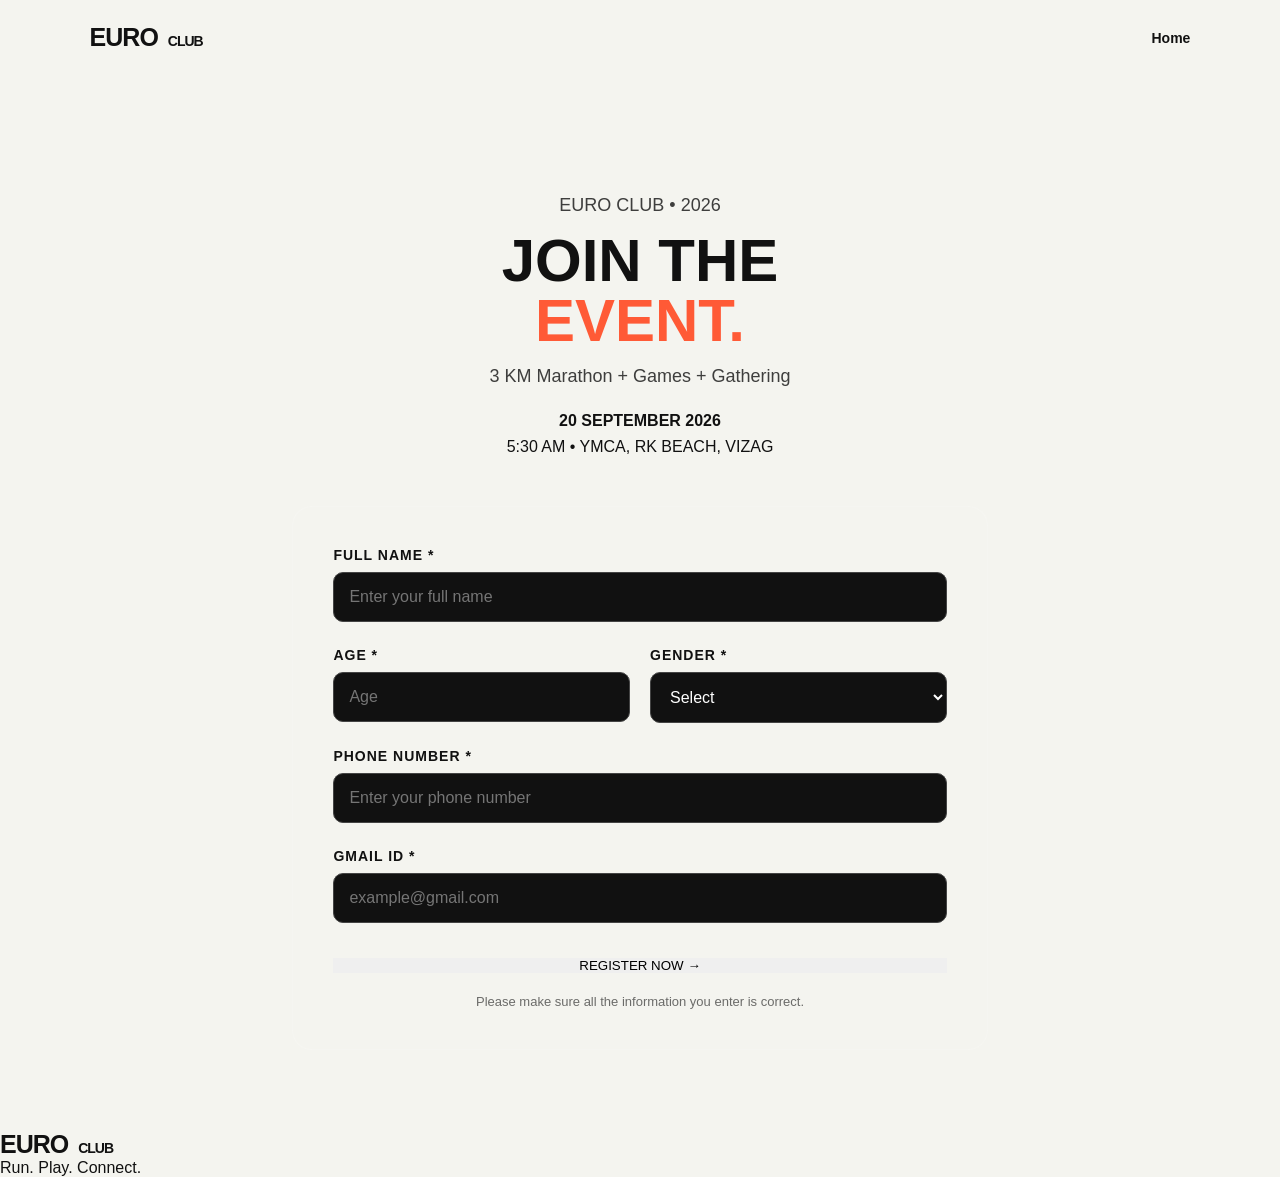
<file: register.html>
<!DOCTYPE html>
<html lang="en">

<head>
    <meta charset="UTF-8">
    <meta name="viewport" content="width=device-width, initial-scale=1.0">

    <title>Register | EURO CLUB</title>

    <link rel="stylesheet" href="style.css">
</head>

<body>

    <header class="navbar">

        <div class="logo">
            EURO <span>CLUB</span>
        </div>

        <nav>
            <a href="index.html">Home</a>
        </nav>

    </header>


    <main class="registration-page">

        <div class="registration-header">

            <p class="section-label">
                EURO CLUB • 2026
            </p>

            <h1>
                JOIN THE<br>
                <span>EVENT.</span>
            </h1>

            <p>
                3 KM Marathon + Games + Gathering
            </p>

            <div class="registration-event-info">

                <strong>20 SEPTEMBER 2026</strong>

                <span>5:30 AM • YMCA, RK BEACH, VIZAG</span>

            </div>

        </div>


        <form class="registration-form" 
        action="https://formspree.io/f/mwlkdagb"
        method="POST">
            <!-- NAME -->

            <div class="form-group">

                <label for="name">
                    FULL NAME *
                </label>

                <input
                    type="text"
                    id="name"
                    name="name"
                    placeholder="Enter your full name"
                    required>

            </div>


            <!-- AGE + GENDER -->

            <div class="form-row">

                <div class="form-group">

                    <label for="age">
                        AGE *
                    </label>

                    <input
                        type="number"
                        id="age"
                        name="age"
                        placeholder="Age"
                        min="1"
                        max="100"
                        required>

                </div>


                <div class="form-group">

                    <label for="gender">
                        GENDER *
                    </label>

                    <select
                        id="gender"
                        name="gender"
                        required>

                        <option value="">
                            Select
                        </option>

                        <option value="Male">
                            Male
                        </option>

                        <option value="Female">
                            Female
                        </option>

                        <option value="Other">
                            Other
                        </option>

                    </select>

                </div>

            </div>


            <!-- PHONE -->

            <div class="form-group">

                <label for="phone">
                    PHONE NUMBER *
                </label>

                <input
                    type="tel"
                    id="phone"
                    name="phone"
                    placeholder="Enter your phone number"
                    required>

            </div>


            <!-- GMAIL -->

            <div class="form-group">

                <label for="email">
                    GMAIL ID *
                </label>

                <input
                    type="email"
                    id="email"
                    name="email"
                    placeholder="example@gmail.com"
                    required>

            </div>


            <!-- SUBMIT -->

            <button
                type="submit"
                class="primary-btn submit-btn">

                REGISTER NOW →

            </button>


            <p class="form-note">
                Please make sure all the information you enter is correct.
            </p>

        </form>

    </main>


    <footer>

        <div class="logo">
            EURO <span>CLUB</span>
        </div>

        <p>
            Run. Play. Connect.
        </p>

    </footer>

</body>

</html>
</file>
<file: style.css>
* {
    margin: 0;
    padding: 0;
    box-sizing: border-box;
}

html {
    scroll-behavior: smooth;
}

body {
    font-family: Arial, Helvetica, sans-serif;
    background: #f4f4ef;
    color: #111;
}


/* =========================
   NAVIGATION
========================= */

.navbar {
    height: 75px;
    padding: 0 7%;
    display: flex;
    align-items: center;
    justify-content: space-between;
    background: #f4f4ef;
    position: sticky;
    top: 0;
    z-index: 100;
}

.logo {
    font-size: 25px;
    font-weight: 900;
    letter-spacing: -1px;
}

.logo span {
    font-size: 14px;
    margin-left: 4px;
}

nav {
    display: flex;
    gap: 30px;
}

nav a {
    text-decoration: none;
    color: #111;
    font-size: 14px;
    font-weight: 700;
}

nav a:hover {
    opacity: 0.5;
}


/* =========================
   HERO
========================= */

.hero {
    min-height: 88vh;
    display: flex;
    align-items: center;
    padding: 80px 7%;
    background:
        radial-gradient(
            circle at 80% 25%,
            #d8ff3e 0%,
            transparent 25%
        ),
        #111;
    color: white;
}

.hero-content {
    max-width: 900px;
}

.tagline {
    font-size: 13px;
    font-weight: 800;
    letter-spacing: 4px;
    margin-bottom: 25px;
    color: #d8ff3e;
}

.hero h1 {
    font-size: clamp(60px, 10vw, 125px);
    line-height: 0.85;
    letter-spacing: -7px;
}

.hero h1 span {
    color: #d8ff3e;
}

.event-name {
    margin-top: 35px;
    font-size: 19px;
    font-weight: 700;
    letter-spacing: 1px;
}

.event-info {
    display: flex;
    gap: 60px;
    margin-top: 40px;
}

.event-info div {
    display: flex;
    flex-direction: column;
}

.event-info strong {
    font-size: 45px;
}    
/* ============================= */
/* REGISTRATION PAGE */
/* ============================= */

.registration-page {
    min-height: 100vh;
    padding: 120px 8% 80px;
    max-width: 900px;
    margin: auto;
}

.registration-header {
    text-align: center;
    margin-bottom: 50px;
}

.registration-header h1 {
    font-size: 60px;
    line-height: 1;
    margin: 15px 0;
}

.registration-header h1 span {
    color: #ff5a36;
}

.registration-header p {
    font-size: 18px;
    opacity: 0.8;
}

.registration-event-info {
    display: flex;
    flex-direction: column;
    gap: 8px;
    margin-top: 25px;
    font-size: 16px;
}


/* FORM */

.registration-form {
    background: rgba(255, 255, 255, 0.05);
    padding: 40px;
    border-radius: 20px;
    border: 1px solid rgba(255, 255, 255, 0.1);
}

.form-group {
    display: flex;
    flex-direction: column;
    margin-bottom: 25px;
}

.form-group label {
    margin-bottom: 9px;
    font-size: 14px;
    font-weight: 700;
    letter-spacing: 1px;
}

.form-group input,
.form-group select {
    padding: 15px;
    border-radius: 10px;
    border: 1px solid #444;
    background: #111;
    color: white;
    font-size: 16px;
    outline: none;
}

.form-group input:focus,
.form-group select:focus {
    border-color: #ff5a36;
}

.form-row {
    display: grid;
    grid-template-columns: 1fr 1fr;
    gap: 20px;
}


/* SUBMIT BUTTON */

.submit-btn {
    width: 100%;
    border: none;
    cursor: pointer;
    margin-top: 10px;
}

.form-note {
    text-align: center;
    font-size: 13px;
    opacity: 0.6;
    margin-top: 20px;
}


/* MOBILE */

@media (max-width: 600px) {

    .registration-page {
        padding: 100px 20px 60px;
    }

    .registration-header h1 {
        font-size: 42px;
    }

    .registration-form {
        padding: 25px;
    }

    .form-row {
        grid-template-columns: 1fr;
        gap: 0;
    }

}
</file>
